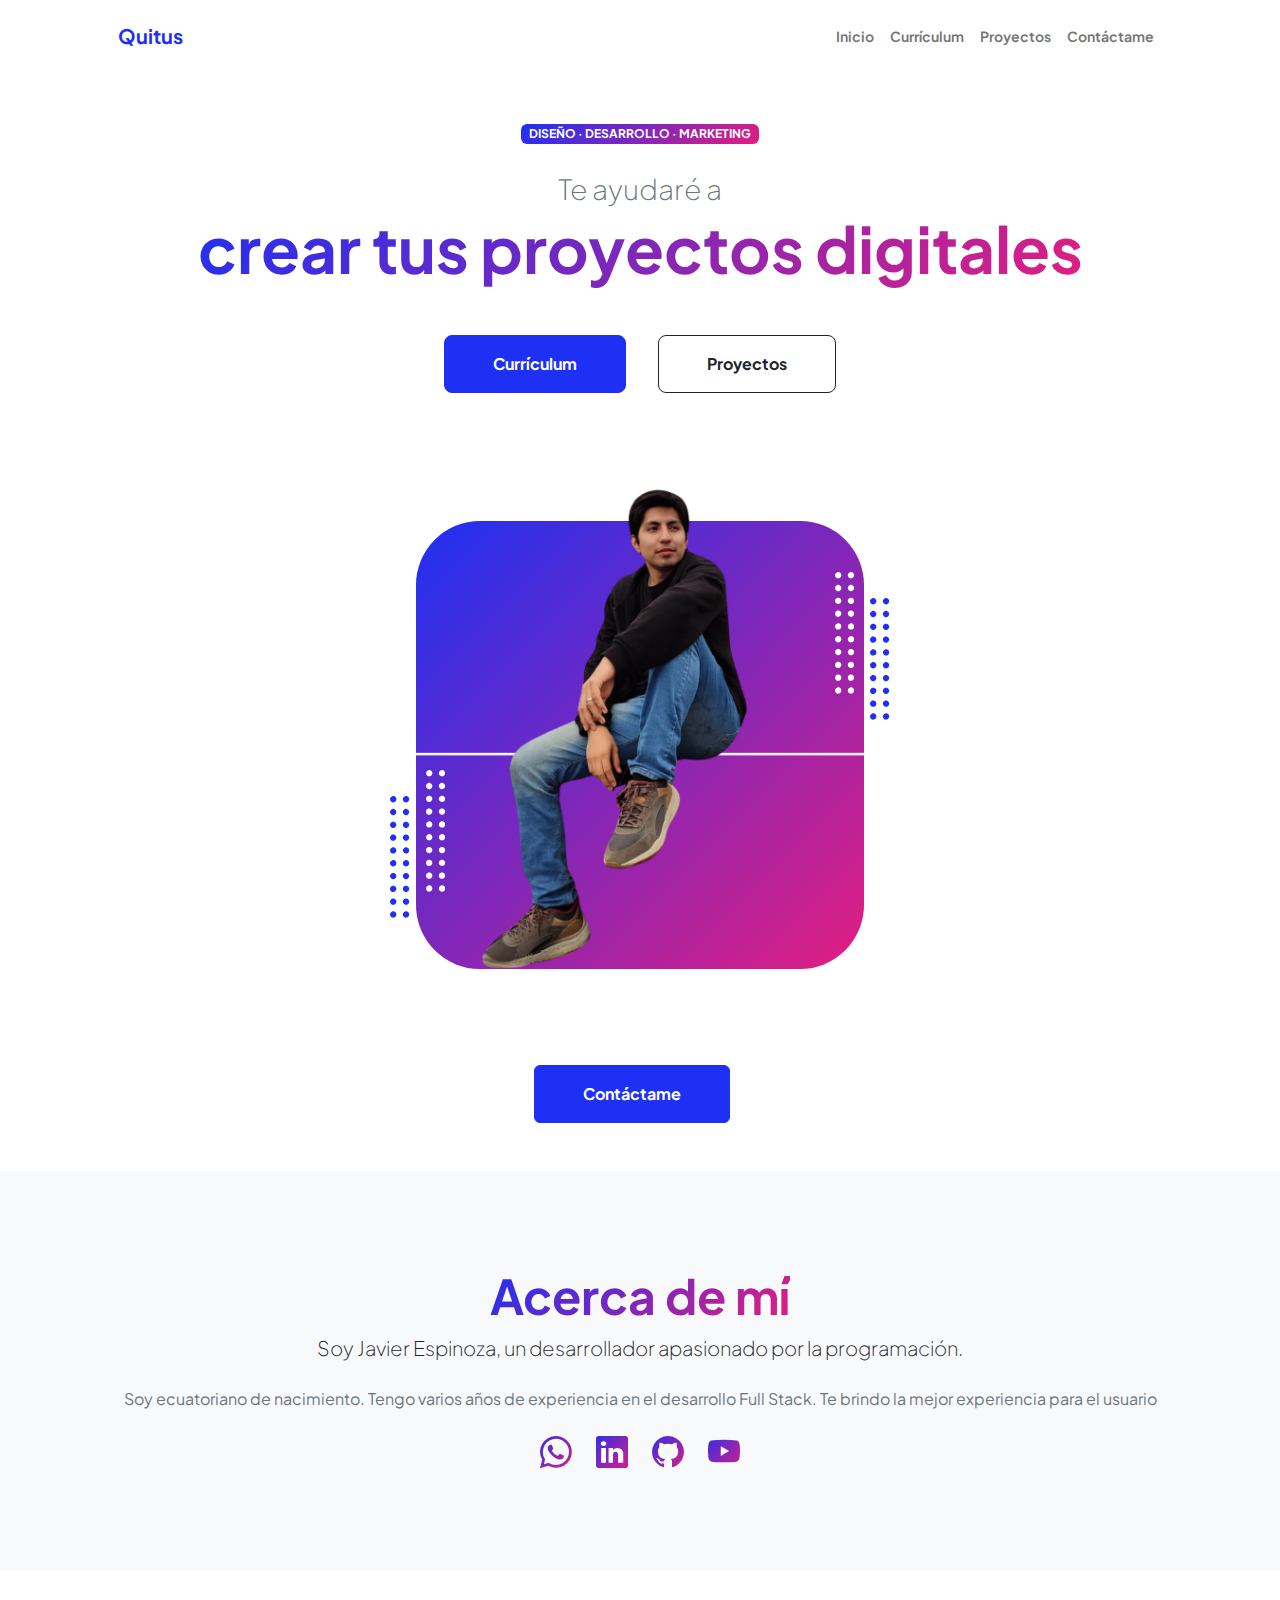
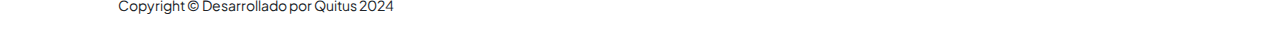
<file: index.html>
<!DOCTYPE html>
<html lang="es">
    <head>
        <meta charset="utf-8" />
        <meta name="viewport" content="width=device-width, initial-scale=1, shrink-to-fit=no" />
        <meta name="description" content="" />
        <meta name="author" content="" />
        <title>Quitus</title>
        <!-- Favicon-->
        <link rel="icon" type="image/x-icon" href="assets/favicon.png" />
        <!-- Custom Google font-->
        <link rel="preconnect" href="https://fonts.googleapis.com" />
        <link rel="preconnect" href="https://fonts.gstatic.com" crossorigin />
        <link href="https://fonts.googleapis.com/css2?family=Plus+Jakarta+Sans:wght@100;200;300;400;500;600;700;800;900&amp;display=swap" rel="stylesheet" />
        <!-- Bootstrap icons-->
        <link href="https://cdn.jsdelivr.net/npm/bootstrap-icons@1.8.1/font/bootstrap-icons.css" rel="stylesheet" />
        <!-- Core theme CSS (includes Bootstrap)-->
        <link href="css/styles.css" rel="stylesheet" />
    </head>
    <body class="d-flex flex-column h-100">
        <main class="flex-shrink-0">
            <!-- Navigation-->
            <nav class="navbar navbar-expand-lg navbar-light bg-white py-3">
                <div class="container px-5">
                    <a class="navbar-brand" href="https://quitus.co"><span class="fw-bolder text-primary">Quitus</span></a>
                    <button class="navbar-toggler" type="button" data-bs-toggle="collapse" data-bs-target="#navbarSupportedContent" aria-controls="navbarSupportedContent" aria-expanded="false" aria-label="Toggle navigation"><span class="navbar-toggler-icon"></span></button>
                    <div class="collapse navbar-collapse" id="navbarSupportedContent">
                        <ul class="navbar-nav ms-auto mb-2 mb-lg-0 small fw-bolder">
                            <li class="nav-item"><a class="nav-link" href="https://quitus.co">Inicio</a></li>
                            <li class="nav-item"><a class="nav-link" href="https://quitus.co/resume">Currículum</a></li>
                            <li class="nav-item"><a class="nav-link" href="https://quitus.co/projects">Proyectos</a></li>
                            <li class="nav-item"><a class="nav-link" href="https://quitus.co/contact">Contáctame</a></li>
                        </ul>
                    </div>
                </div>
            </nav>
            <!-- Header-->
            <header class="py-5">
                <div class="container px-5 pb-5">
                    <div class="row gx-5 align-items-center">
                        <div class="col-xxl-5">
                            <!-- Header text content-->
                            <div class="text-center text-xxl-start">
                                <div class="badge bg-gradient-primary-to-secondary text-white mb-4"><div class="text-uppercase">Diseño &middot; Desarrollo &middot; Marketing</div></div>
                                <div class="fs-3 fw-light text-muted">Te ayudaré a </div>
                                <h1 class="display-3 fw-bolder mb-5"><span class="text-gradient d-inline">crear tus proyectos digitales </span></h1>
                                <div class="d-grid gap-3 d-sm-flex justify-content-sm-center justify-content-xxl-start mb-3">
                                    <a class="btn btn-primary btn-lg px-5 py-3 me-sm-3 fs-6 fw-bolder" href="https://quitus.co/resume">Currículum</a>
                                    <a class="btn btn-outline-dark btn-lg px-5 py-3 fs-6 fw-bolder" href="https://quitus.co/projects">Proyectos</a>
                                </div>
                            </div>
                        </div>
                        <div class="col-xxl-7">
                            <!-- Header profile picture-->
                            <div class="d-flex justify-content-center mt-5 mt-xxl-0">
                                <div class="profile bg-gradient-primary-to-secondary">
                                    <!-- TIP: For best results, use a photo with a transparent background like the demo example below-->
                                    <!-- Watch a tutorial on how to do this on YouTube (link)-->
                                    <img class="profile-img" src="assets/profile.png" alt="Javier Espinoza" />
                                    <div class="dots-1">
                                        <!-- SVG Dots-->
                                        <svg version="1.1" xmlns="http://www.w3.org/2000/svg" xmlns:xlink="http://www.w3.org/1999/xlink" x="0px" y="0px" viewBox="0 0 191.6 1215.4" style="enable-background: new 0 0 191.6 1215.4" xml:space="preserve">
                                            <g transform="translate(0.000000,1280.000000) scale(0.100000,-0.100000)">
                                                <path d="M227.7,12788.6c-105-35-200-141-222-248c-43-206,163-412,369-369c155,32,275,190,260,339c-11,105-90,213-190,262        C383.7,12801.6,289.7,12808.6,227.7,12788.6z"></path>
                                                <path d="M1507.7,12788.6c-151-50-253-216-222-362c25-119,136-230,254-255c194-41,395,142,375,339c-11,105-90,213-190,262        C1663.7,12801.6,1569.7,12808.6,1507.7,12788.6z"></path>
                                                <path d="M227.7,11508.6c-105-35-200-141-222-248c-43-206,163-412,369-369c155,32,275,190,260,339c-11,105-90,213-190,262        C383.7,11521.6,289.7,11528.6,227.7,11508.6z"></path>
                                                <path d="M1507.7,11508.6c-151-50-253-216-222-362c25-119,136-230,254-255c194-41,395,142,375,339c-11,105-90,213-190,262        C1663.7,11521.6,1569.7,11528.6,1507.7,11508.6z"></path>
                                                <path d="M227.7,10228.6c-105-35-200-141-222-248c-43-206,163-412,369-369c155,32,275,190,260,339c-11,105-90,213-190,262        C383.7,10241.6,289.7,10248.6,227.7,10228.6z"></path>
                                                <path d="M1507.7,10228.6c-105-35-200-141-222-248c-43-206,163-412,369-369c155,32,275,190,260,339c-11,105-90,213-190,262        C1663.7,10241.6,1569.7,10248.6,1507.7,10228.6z"></path>
                                                <path d="M227.7,8948.6c-105-35-200-141-222-248c-43-206,163-412,369-369c155,32,275,190,260,339c-11,105-90,213-190,262        C383.7,8961.6,289.7,8968.6,227.7,8948.6z"></path>
                                                <path d="M1507.7,8948.6c-105-35-200-141-222-248c-43-206,163-412,369-369c155,32,275,190,260,339c-11,105-90,213-190,262        C1663.7,8961.6,1569.7,8968.6,1507.7,8948.6z"></path>
                                                <path d="M227.7,7668.6c-105-35-200-141-222-248c-43-206,163-412,369-369c155,32,275,190,260,339c-11,105-90,213-190,262        C383.7,7681.6,289.7,7688.6,227.7,7668.6z"></path>
                                                <path d="M1507.7,7668.6c-105-35-200-141-222-248c-43-206,163-412,369-369c155,32,275,190,260,339c-11,105-90,213-190,262        C1663.7,7681.6,1569.7,7688.6,1507.7,7668.6z"></path>
                                                <path d="M227.7,6388.6c-105-35-200-141-222-248c-43-206,163-412,369-369c155,32,275,190,260,339c-11,105-90,213-190,262        C383.7,6401.6,289.7,6408.6,227.7,6388.6z"></path>
                                                <path d="M1507.7,6388.6c-105-35-200-141-222-248c-43-206,163-412,369-369c155,32,275,190,260,339c-11,105-90,213-190,262        C1663.7,6401.6,1569.7,6408.6,1507.7,6388.6z"></path>
                                                <path d="M227.7,5108.6c-105-35-200-141-222-248c-43-206,163-412,369-369c155,32,275,190,260,339c-11,105-90,213-190,262        C383.7,5121.6,289.7,5128.6,227.7,5108.6z"></path>
                                                <path d="M1507.7,5108.6c-105-35-200-141-222-248c-43-206,163-412,369-369c155,32,275,190,260,339c-11,105-90,213-190,262        C1663.7,5121.6,1569.7,5128.6,1507.7,5108.6z"></path>
                                                <path d="M227.7,3828.6c-105-35-200-141-222-248c-43-206,163-412,369-369c155,32,275,190,260,339c-11,105-90,213-190,262        C383.7,3841.6,289.7,3848.6,227.7,3828.6z"></path>
                                                <path d="M1507.7,3828.6c-105-35-200-141-222-248c-43-206,163-412,369-369c155,32,275,190,260,339c-11,105-90,213-190,262        C1663.7,3841.6,1569.7,3848.6,1507.7,3828.6z"></path>
                                                <path d="M227.7,2548.6c-105-35-200-141-222-248c-43-206,163-412,369-369c155,32,275,190,260,339c-11,105-90,213-190,262        C383.7,2561.6,289.7,2568.6,227.7,2548.6z"></path>
                                                <path d="M1507.7,2548.6c-105-35-200-141-222-248c-43-206,163-412,369-369c155,32,275,190,260,339c-11,105-90,213-190,262        C1663.7,2561.6,1569.7,2568.6,1507.7,2548.6z"></path>
                                                <path d="M227.7,1268.6c-105-35-200-141-222-248c-43-206,163-412,369-369c155,32,275,190,260,339c-11,105-90,213-190,262        C383.7,1281.6,289.7,1288.6,227.7,1268.6z"></path>
                                                <path d="M1507.7,1268.6c-105-35-200-141-222-248c-43-206,163-412,369-369c155,32,275,190,260,339c-11,105-90,213-190,262        C1663.7,1281.6,1569.7,1288.6,1507.7,1268.6z"></path>
                                            </g>
                                        </svg>
                                        <!-- END of SVG dots-->
                                    </div>
                                    <div class="dots-2">
                                        <!-- SVG Dots-->
                                        <svg version="1.1" xmlns="http://www.w3.org/2000/svg" xmlns:xlink="http://www.w3.org/1999/xlink" x="0px" y="0px" viewBox="0 0 191.6 1215.4" style="enable-background: new 0 0 191.6 1215.4" xml:space="preserve">
                                            <g transform="translate(0.000000,1280.000000) scale(0.100000,-0.100000)">
                                                <path d="M227.7,12788.6c-105-35-200-141-222-248c-43-206,163-412,369-369c155,32,275,190,260,339c-11,105-90,213-190,262        C383.7,12801.6,289.7,12808.6,227.7,12788.6z"></path>
                                                <path d="M1507.7,12788.6c-151-50-253-216-222-362c25-119,136-230,254-255c194-41,395,142,375,339c-11,105-90,213-190,262        C1663.7,12801.6,1569.7,12808.6,1507.7,12788.6z"></path>
                                                <path d="M227.7,11508.6c-105-35-200-141-222-248c-43-206,163-412,369-369c155,32,275,190,260,339c-11,105-90,213-190,262        C383.7,11521.6,289.7,11528.6,227.7,11508.6z"></path>
                                                <path d="M1507.7,11508.6c-151-50-253-216-222-362c25-119,136-230,254-255c194-41,395,142,375,339c-11,105-90,213-190,262        C1663.7,11521.6,1569.7,11528.6,1507.7,11508.6z"></path>
                                                <path d="M227.7,10228.6c-105-35-200-141-222-248c-43-206,163-412,369-369c155,32,275,190,260,339c-11,105-90,213-190,262        C383.7,10241.6,289.7,10248.6,227.7,10228.6z"></path>
                                                <path d="M1507.7,10228.6c-105-35-200-141-222-248c-43-206,163-412,369-369c155,32,275,190,260,339c-11,105-90,213-190,262        C1663.7,10241.6,1569.7,10248.6,1507.7,10228.6z"></path>
                                                <path d="M227.7,8948.6c-105-35-200-141-222-248c-43-206,163-412,369-369c155,32,275,190,260,339c-11,105-90,213-190,262        C383.7,8961.6,289.7,8968.6,227.7,8948.6z"></path>
                                                <path d="M1507.7,8948.6c-105-35-200-141-222-248c-43-206,163-412,369-369c155,32,275,190,260,339c-11,105-90,213-190,262        C1663.7,8961.6,1569.7,8968.6,1507.7,8948.6z"></path>
                                                <path d="M227.7,7668.6c-105-35-200-141-222-248c-43-206,163-412,369-369c155,32,275,190,260,339c-11,105-90,213-190,262        C383.7,7681.6,289.7,7688.6,227.7,7668.6z"></path>
                                                <path d="M1507.7,7668.6c-105-35-200-141-222-248c-43-206,163-412,369-369c155,32,275,190,260,339c-11,105-90,213-190,262        C1663.7,7681.6,1569.7,7688.6,1507.7,7668.6z"></path>
                                                <path d="M227.7,6388.6c-105-35-200-141-222-248c-43-206,163-412,369-369c155,32,275,190,260,339c-11,105-90,213-190,262        C383.7,6401.6,289.7,6408.6,227.7,6388.6z"></path>
                                                <path d="M1507.7,6388.6c-105-35-200-141-222-248c-43-206,163-412,369-369c155,32,275,190,260,339c-11,105-90,213-190,262        C1663.7,6401.6,1569.7,6408.6,1507.7,6388.6z"></path>
                                                <path d="M227.7,5108.6c-105-35-200-141-222-248c-43-206,163-412,369-369c155,32,275,190,260,339c-11,105-90,213-190,262        C383.7,5121.6,289.7,5128.6,227.7,5108.6z"></path>
                                                <path d="M1507.7,5108.6c-105-35-200-141-222-248c-43-206,163-412,369-369c155,32,275,190,260,339c-11,105-90,213-190,262        C1663.7,5121.6,1569.7,5128.6,1507.7,5108.6z"></path>
                                                <path d="M227.7,3828.6c-105-35-200-141-222-248c-43-206,163-412,369-369c155,32,275,190,260,339c-11,105-90,213-190,262        C383.7,3841.6,289.7,3848.6,227.7,3828.6z"></path>
                                                <path d="M1507.7,3828.6c-105-35-200-141-222-248c-43-206,163-412,369-369c155,32,275,190,260,339c-11,105-90,213-190,262        C1663.7,3841.6,1569.7,3848.6,1507.7,3828.6z"></path>
                                                <path d="M227.7,2548.6c-105-35-200-141-222-248c-43-206,163-412,369-369c155,32,275,190,260,339c-11,105-90,213-190,262        C383.7,2561.6,289.7,2568.6,227.7,2548.6z"></path>
                                                <path d="M1507.7,2548.6c-105-35-200-141-222-248c-43-206,163-412,369-369c155,32,275,190,260,339c-11,105-90,213-190,262        C1663.7,2561.6,1569.7,2568.6,1507.7,2548.6z"></path>
                                                <path d="M227.7,1268.6c-105-35-200-141-222-248c-43-206,163-412,369-369c155,32,275,190,260,339c-11,105-90,213-190,262        C383.7,1281.6,289.7,1288.6,227.7,1268.6z"></path>
                                                <path d="M1507.7,1268.6c-105-35-200-141-222-248c-43-206,163-412,369-369c155,32,275,190,260,339c-11,105-90,213-190,262        C1663.7,1281.6,1569.7,1288.6,1507.7,1268.6z"></path>
                                            </g>
                                        </svg>
                                        <!-- END of SVG dots-->
                                    </div>
                                    <div class="dots-3">
                                        <!-- SVG Dots-->
                                        <svg version="1.1" xmlns="http://www.w3.org/2000/svg" xmlns:xlink="http://www.w3.org/1999/xlink" x="0px" y="0px" viewBox="0 0 191.6 1215.4" style="enable-background: new 0 0 191.6 1215.4" xml:space="preserve">
                                            <g transform="translate(0.000000,1280.000000) scale(0.100000,-0.100000)">
                                                <path d="M227.7,12788.6c-105-35-200-141-222-248c-43-206,163-412,369-369c155,32,275,190,260,339c-11,105-90,213-190,262        C383.7,12801.6,289.7,12808.6,227.7,12788.6z"></path>
                                                <path d="M1507.7,12788.6c-151-50-253-216-222-362c25-119,136-230,254-255c194-41,395,142,375,339c-11,105-90,213-190,262        C1663.7,12801.6,1569.7,12808.6,1507.7,12788.6z"></path>
                                                <path d="M227.7,11508.6c-105-35-200-141-222-248c-43-206,163-412,369-369c155,32,275,190,260,339c-11,105-90,213-190,262        C383.7,11521.6,289.7,11528.6,227.7,11508.6z"></path>
                                                <path d="M1507.7,11508.6c-151-50-253-216-222-362c25-119,136-230,254-255c194-41,395,142,375,339c-11,105-90,213-190,262        C1663.7,11521.6,1569.7,11528.6,1507.7,11508.6z"></path>
                                                <path d="M227.7,10228.6c-105-35-200-141-222-248c-43-206,163-412,369-369c155,32,275,190,260,339c-11,105-90,213-190,262        C383.7,10241.6,289.7,10248.6,227.7,10228.6z"></path>
                                                <path d="M1507.7,10228.6c-105-35-200-141-222-248c-43-206,163-412,369-369c155,32,275,190,260,339c-11,105-90,213-190,262        C1663.7,10241.6,1569.7,10248.6,1507.7,10228.6z"></path>
                                                <path d="M227.7,8948.6c-105-35-200-141-222-248c-43-206,163-412,369-369c155,32,275,190,260,339c-11,105-90,213-190,262        C383.7,8961.6,289.7,8968.6,227.7,8948.6z"></path>
                                                <path d="M1507.7,8948.6c-105-35-200-141-222-248c-43-206,163-412,369-369c155,32,275,190,260,339c-11,105-90,213-190,262        C1663.7,8961.6,1569.7,8968.6,1507.7,8948.6z"></path>
                                                <path d="M227.7,7668.6c-105-35-200-141-222-248c-43-206,163-412,369-369c155,32,275,190,260,339c-11,105-90,213-190,262        C383.7,7681.6,289.7,7688.6,227.7,7668.6z"></path>
                                                <path d="M1507.7,7668.6c-105-35-200-141-222-248c-43-206,163-412,369-369c155,32,275,190,260,339c-11,105-90,213-190,262        C1663.7,7681.6,1569.7,7688.6,1507.7,7668.6z"></path>
                                                <path d="M227.7,6388.6c-105-35-200-141-222-248c-43-206,163-412,369-369c155,32,275,190,260,339c-11,105-90,213-190,262        C383.7,6401.6,289.7,6408.6,227.7,6388.6z"></path>
                                                <path d="M1507.7,6388.6c-105-35-200-141-222-248c-43-206,163-412,369-369c155,32,275,190,260,339c-11,105-90,213-190,262        C1663.7,6401.6,1569.7,6408.6,1507.7,6388.6z"></path>
                                                <path d="M227.7,5108.6c-105-35-200-141-222-248c-43-206,163-412,369-369c155,32,275,190,260,339c-11,105-90,213-190,262        C383.7,5121.6,289.7,5128.6,227.7,5108.6z"></path>
                                                <path d="M1507.7,5108.6c-105-35-200-141-222-248c-43-206,163-412,369-369c155,32,275,190,260,339c-11,105-90,213-190,262        C1663.7,5121.6,1569.7,5128.6,1507.7,5108.6z"></path>
                                                <path d="M227.7,3828.6c-105-35-200-141-222-248c-43-206,163-412,369-369c155,32,275,190,260,339c-11,105-90,213-190,262        C383.7,3841.6,289.7,3848.6,227.7,3828.6z"></path>
                                                <path d="M1507.7,3828.6c-105-35-200-141-222-248c-43-206,163-412,369-369c155,32,275,190,260,339c-11,105-90,213-190,262        C1663.7,3841.6,1569.7,3848.6,1507.7,3828.6z"></path>
                                                <path d="M227.7,2548.6c-105-35-200-141-222-248c-43-206,163-412,369-369c155,32,275,190,260,339c-11,105-90,213-190,262        C383.7,2561.6,289.7,2568.6,227.7,2548.6z"></path>
                                                <path d="M1507.7,2548.6c-105-35-200-141-222-248c-43-206,163-412,369-369c155,32,275,190,260,339c-11,105-90,213-190,262        C1663.7,2561.6,1569.7,2568.6,1507.7,2548.6z"></path>
                                                <path d="M227.7,1268.6c-105-35-200-141-222-248c-43-206,163-412,369-369c155,32,275,190,260,339c-11,105-90,213-190,262        C383.7,1281.6,289.7,1288.6,227.7,1268.6z"></path>
                                                <path d="M1507.7,1268.6c-105-35-200-141-222-248c-43-206,163-412,369-369c155,32,275,190,260,339c-11,105-90,213-190,262        C1663.7,1281.6,1569.7,1288.6,1507.7,1268.6z"></path>
                                            </g>
                                        </svg>
                                        <!-- END of SVG dots-->
                                    </div>
                                    <div class="dots-4">
                                        <!-- SVG Dots-->
                                        <svg version="1.1" xmlns="http://www.w3.org/2000/svg" xmlns:xlink="http://www.w3.org/1999/xlink" x="0px" y="0px" viewBox="0 0 191.6 1215.4" style="enable-background: new 0 0 191.6 1215.4" xml:space="preserve">
                                            <g transform="translate(0.000000,1280.000000) scale(0.100000,-0.100000)">
                                                <path d="M227.7,12788.6c-105-35-200-141-222-248c-43-206,163-412,369-369c155,32,275,190,260,339c-11,105-90,213-190,262        C383.7,12801.6,289.7,12808.6,227.7,12788.6z"></path>
                                                <path d="M1507.7,12788.6c-151-50-253-216-222-362c25-119,136-230,254-255c194-41,395,142,375,339c-11,105-90,213-190,262        C1663.7,12801.6,1569.7,12808.6,1507.7,12788.6z"></path>
                                                <path d="M227.7,11508.6c-105-35-200-141-222-248c-43-206,163-412,369-369c155,32,275,190,260,339c-11,105-90,213-190,262        C383.7,11521.6,289.7,11528.6,227.7,11508.6z"></path>
                                                <path d="M1507.7,11508.6c-151-50-253-216-222-362c25-119,136-230,254-255c194-41,395,142,375,339c-11,105-90,213-190,262        C1663.7,11521.6,1569.7,11528.6,1507.7,11508.6z"></path>
                                                <path d="M227.7,10228.6c-105-35-200-141-222-248c-43-206,163-412,369-369c155,32,275,190,260,339c-11,105-90,213-190,262        C383.7,10241.6,289.7,10248.6,227.7,10228.6z"></path>
                                                <path d="M1507.7,10228.6c-105-35-200-141-222-248c-43-206,163-412,369-369c155,32,275,190,260,339c-11,105-90,213-190,262        C1663.7,10241.6,1569.7,10248.6,1507.7,10228.6z"></path>
                                                <path d="M227.7,8948.6c-105-35-200-141-222-248c-43-206,163-412,369-369c155,32,275,190,260,339c-11,105-90,213-190,262        C383.7,8961.6,289.7,8968.6,227.7,8948.6z"></path>
                                                <path d="M1507.7,8948.6c-105-35-200-141-222-248c-43-206,163-412,369-369c155,32,275,190,260,339c-11,105-90,213-190,262        C1663.7,8961.6,1569.7,8968.6,1507.7,8948.6z"></path>
                                                <path d="M227.7,7668.6c-105-35-200-141-222-248c-43-206,163-412,369-369c155,32,275,190,260,339c-11,105-90,213-190,262        C383.7,7681.6,289.7,7688.6,227.7,7668.6z"></path>
                                                <path d="M1507.7,7668.6c-105-35-200-141-222-248c-43-206,163-412,369-369c155,32,275,190,260,339c-11,105-90,213-190,262        C1663.7,7681.6,1569.7,7688.6,1507.7,7668.6z"></path>
                                                <path d="M227.7,6388.6c-105-35-200-141-222-248c-43-206,163-412,369-369c155,32,275,190,260,339c-11,105-90,213-190,262        C383.7,6401.6,289.7,6408.6,227.7,6388.6z"></path>
                                                <path d="M1507.7,6388.6c-105-35-200-141-222-248c-43-206,163-412,369-369c155,32,275,190,260,339c-11,105-90,213-190,262        C1663.7,6401.6,1569.7,6408.6,1507.7,6388.6z"></path>
                                                <path d="M227.7,5108.6c-105-35-200-141-222-248c-43-206,163-412,369-369c155,32,275,190,260,339c-11,105-90,213-190,262        C383.7,5121.6,289.7,5128.6,227.7,5108.6z"></path>
                                                <path d="M1507.7,5108.6c-105-35-200-141-222-248c-43-206,163-412,369-369c155,32,275,190,260,339c-11,105-90,213-190,262        C1663.7,5121.6,1569.7,5128.6,1507.7,5108.6z"></path>
                                                <path d="M227.7,3828.6c-105-35-200-141-222-248c-43-206,163-412,369-369c155,32,275,190,260,339c-11,105-90,213-190,262        C383.7,3841.6,289.7,3848.6,227.7,3828.6z"></path>
                                                <path d="M1507.7,3828.6c-105-35-200-141-222-248c-43-206,163-412,369-369c155,32,275,190,260,339c-11,105-90,213-190,262        C1663.7,3841.6,1569.7,3848.6,1507.7,3828.6z"></path>
                                                <path d="M227.7,2548.6c-105-35-200-141-222-248c-43-206,163-412,369-369c155,32,275,190,260,339c-11,105-90,213-190,262        C383.7,2561.6,289.7,2568.6,227.7,2548.6z"></path>
                                                <path d="M1507.7,2548.6c-105-35-200-141-222-248c-43-206,163-412,369-369c155,32,275,190,260,339c-11,105-90,213-190,262        C1663.7,2561.6,1569.7,2568.6,1507.7,2548.6z"></path>
                                                <path d="M227.7,1268.6c-105-35-200-141-222-248c-43-206,163-412,369-369c155,32,275,190,260,339c-11,105-90,213-190,262        C383.7,1281.6,289.7,1288.6,227.7,1268.6z"></path>
                                                <path d="M1507.7,1268.6c-105-35-200-141-222-248c-43-206,163-412,369-369c155,32,275,190,260,339c-11,105-90,213-190,262        C1663.7,1281.6,1569.7,1288.6,1507.7,1268.6z"></path>
                                            </g>
                                        </svg>
                                        <!-- END of SVG dots-->
                                    </div>
                                </div>
                                
                            </div>
                            
                        </div>
                        
                    </div>
                  
                </div>
                
            </header>
            <section>
                <div class="text-center">
                    <a class="btn btn-primary mb-5 px-5 py-3 me-sm-3 fs-6 fw-bolder" href ="https://quitus.co/contact" >Contáctame</a>
                  </div>
           
        </section>
            <!-- About Section-->
            <section class="bg-light py-5">
                <div class="container px-5">
                    <div class="row gx-5 justify-content-center">
                        <div class="col-xxl-8">
                            <div class="text-center my-5">
                                <h2 class="display-5 fw-bolder"><span class="text-gradient d-inline">Acerca de mí</span></h2>
                                <p class="lead fw-light mb-4">Soy Javier Espinoza, un desarrollador apasionado por la programación.</p>
                                <p class="text-muted">Soy ecuatoriano de nacimiento. Tengo varios años de experiencia en el desarrollo Full Stack. Te brindo la mejor experiencia para el usuario </p>
                                <div class="d-flex justify-content-center fs-2 gap-4">
                                    <a class="text-gradient" href="https://api.whatsapp.com/send?phone=593992080658"><i class="bi bi-whatsapp"></i></a>
                                    <a class="text-gradient" href="https://www.linkedin.com/in/javier-espinoza-yung%C3%A1n/"><i class="bi bi-linkedin"></i></a>
                                    <a class="text-gradient" href="https://github.com/jjhosuepinoza"><i class="bi bi-github"></i></a>
                                    <a class="text-gradient" href="https://www.youtube.com/@mayrayjavier2946/videos"><i class="bi bi-youtube"></i></a>
                                </div>
                            </div>
                        </div>
                    </div>
                </div>
            </section>
        </main>
        <!-- Footer-->
        <footer class="bg-white py-4 mt-auto">
            <div class="container px-5">
                <div class="row align-items-center justify-content-between flex-column flex-sm-row">
                    <div class="col-auto"><div class="small m-0">Copyright &copy; Desarrollado por Quitus 2024</div></div>
                    
                </div>
            </div>
        </footer>
        <!-- Bootstrap core JS-->
        <script src="https://cdn.jsdelivr.net/npm/bootstrap@5.2.3/dist/js/bootstrap.bundle.min.js"></script>
        <!-- Core theme JS-->
       
    </body>
</html>
</file>
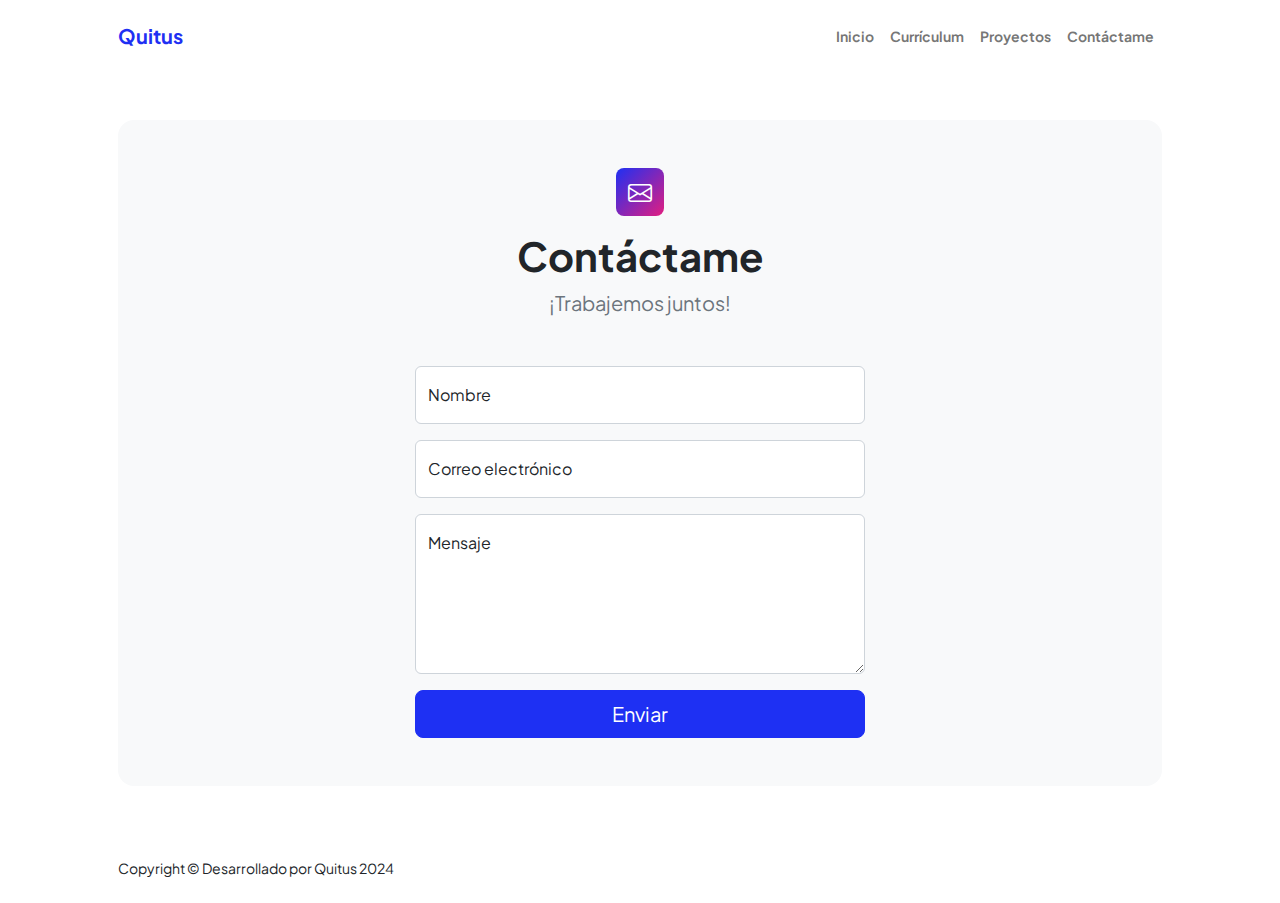
<file: contact.html>
<!DOCTYPE html>
<html lang="es">
    <head>
        <meta charset="utf-8" />
        <meta name="viewport" content="width=device-width, initial-scale=1, shrink-to-fit=no" />
        <meta name="description" content />
        <meta name="author" content />
        <title>Quitus</title>
        <!-- Favicon-->
        <link rel="icon" type="image/x-icon" href="assets/favicon.png" />
        <!-- Custom Google font-->
        <link rel="preconnect" href="https://fonts.googleapis.com" />
        <link rel="preconnect" href="https://fonts.gstatic.com" crossorigin />
        <link href="https://fonts.googleapis.com/css2?family=Plus+Jakarta+Sans:wght@100;200;300;400;500;600;700;800;900&amp;display=swap" rel="stylesheet" />
        <!-- Bootstrap icons-->
        <link href="https://cdn.jsdelivr.net/npm/bootstrap-icons@1.8.1/font/bootstrap-icons.css" rel="stylesheet" />
        <!-- Core theme CSS (includes Bootstrap)-->
        <link href="css/styles.css" rel="stylesheet" />
    </head>
    <body class="d-flex flex-column">
        <main class="flex-shrink-0">
            <!-- Navigation-->
            <nav class="navbar navbar-expand-lg navbar-light bg-white py-3">
                <div class="container px-5">
                    <a class="navbar-brand" href="https://quitus.co"><span class="fw-bolder text-primary">Quitus</span></a>
                    <button class="navbar-toggler" type="button" data-bs-toggle="collapse" data-bs-target="#navbarSupportedContent" aria-controls="navbarSupportedContent" aria-expanded="false" aria-label="Toggle navigation"><span class="navbar-toggler-icon"></span></button>
                    <div class="collapse navbar-collapse" id="navbarSupportedContent">
                        <ul class="navbar-nav ms-auto mb-2 mb-lg-0 small fw-bolder">
                            <li class="nav-item"><a class="nav-link" href="https://quitus.co">Inicio</a></li>
                            <li class="nav-item"><a class="nav-link" href="https://quitus.co/resume">Currículum</a></li>
                            <li class="nav-item"><a class="nav-link" href="https://quitus.co/projects">Proyectos</a></li>
                            <li class="nav-item"><a class="nav-link" href="https://quitus.co/contact">Contáctame</a></li>
                        </ul>
                    </div>
                </div>
            </nav>
            <!-- Page content-->
            <section class="py-5">
                <div class="container px-5">
                    <!-- Contact form-->
                    <div class="bg-light rounded-4 py-5 px-4 px-md-5">
                        <div class="text-center mb-5">
                            <div class="feature bg-primary bg-gradient-primary-to-secondary text-white rounded-3 mb-3"><i class="bi bi-envelope"></i></div>
                            <h1 class="fw-bolder">Contáctame</h1>
                            <p class="lead fw-normal text-muted mb-0">¡Trabajemos juntos!</p>
                        </div>
                        <div class="row gx-5 justify-content-center">
                            <div class="col-lg-8 col-xl-6">
                             
                                <!-- * * Contact Form * *-->
                                
                                <form action="https://api.web3forms.com/submit" method="POST">
                                    <!-- Name input-->
                                    <input type="hidden" name="access_key" value="c72e0e22-8e4f-4e26-a978-6274396f0400">
                                    <div class="form-floating mb-3">
                                        
                                        <input class="form-control" id="name"  name="name" type="text" placeholder="Escribe tu nombre.." required />
                                        <label for="name">Nombre</label>
                                        <div class="invalid-feedback" data-sb-feedback="name:required">Escribe tu nombre por favor.</div>
                                    </div>
                                    
                                    <!-- Email address input-->
                                    <div class="form-floating mb-3">
                                        <input class="form-control" id="email" name="email" type="email" placeholder="name@example.com" required,email />
                                        <label for="email">Correo electrónico</label>
                                        <div class="invalid-feedback" data-sb-feedback="email:required">Escribe tu correo electrónico por favor.</div>
                                        <div class="invalid-feedback" data-sb-feedback="email:email">Escribe un correo electrónico válido por favor.</div>
                                    </div>
                                    
                                    <!-- Message input-->
                                    <div class="form-floating mb-3">
                                        <textarea class="form-control" id="message" type="text" placeholder="Escriba su mensaje aquí..." style="height: 10rem" required></textarea>
                                        <label for="message">Mensaje</label>
                                        <div class="invalid-feedback" data-sb-feedback="message:required">El mensaje es requerido.</div>
                                    </div>
                                    <!-- Submit success message-->
                                    <!---->
                                    <!-- This is what your users will see when the form-->
                                    <!-- has successfully submitted-->
                                    <div class="d-none" id="submitSuccessMessage">
                                        <div class="text-center mb-3">
                                            <div class="fw-bolder">Me pondré en contacto contigo muy pronto!</div>
                                            
                                        </div>
                                    </div>
                                    <!-- Submit error message-->
                                    <!---->
                                    <!-- This is what your users will see when there is-->
                                    <!-- an error submitting the form-->
                                    <div class="d-none" id="submitErrorMessage"><div class="text-center text-danger mb-3">Parece que hay un error para enviar el mensaje!</div></div>
                                    <!-- Submit Button-->
                                    <div class="d-grid"><button class="hidden btn btn-primary btn-lg" id="submitButton" type="submit">Enviar</button></div>
                                </form>
                            </div>
                        </div>
                    </div>
                </div>
            </section>
        </main>
        <!-- Footer-->
        <footer class="bg-white py-4 mt-auto">
            <div class="container px-5">
                <div class="row align-items-center justify-content-between flex-column flex-sm-row">
                    <div class="col-auto"><div class="small m-0">Copyright &copy; Desarrollado por Quitus 2024</div></div>
                    
                </div>
            </div>
        </footer>
        <!-- Bootstrap core JS-->
        <script src="https://cdn.jsdelivr.net/npm/bootstrap@5.2.3/dist/js/bootstrap.bundle.min.js"></script>
        <!-- Core theme JS-->
  
    </body>
</html>
</file>
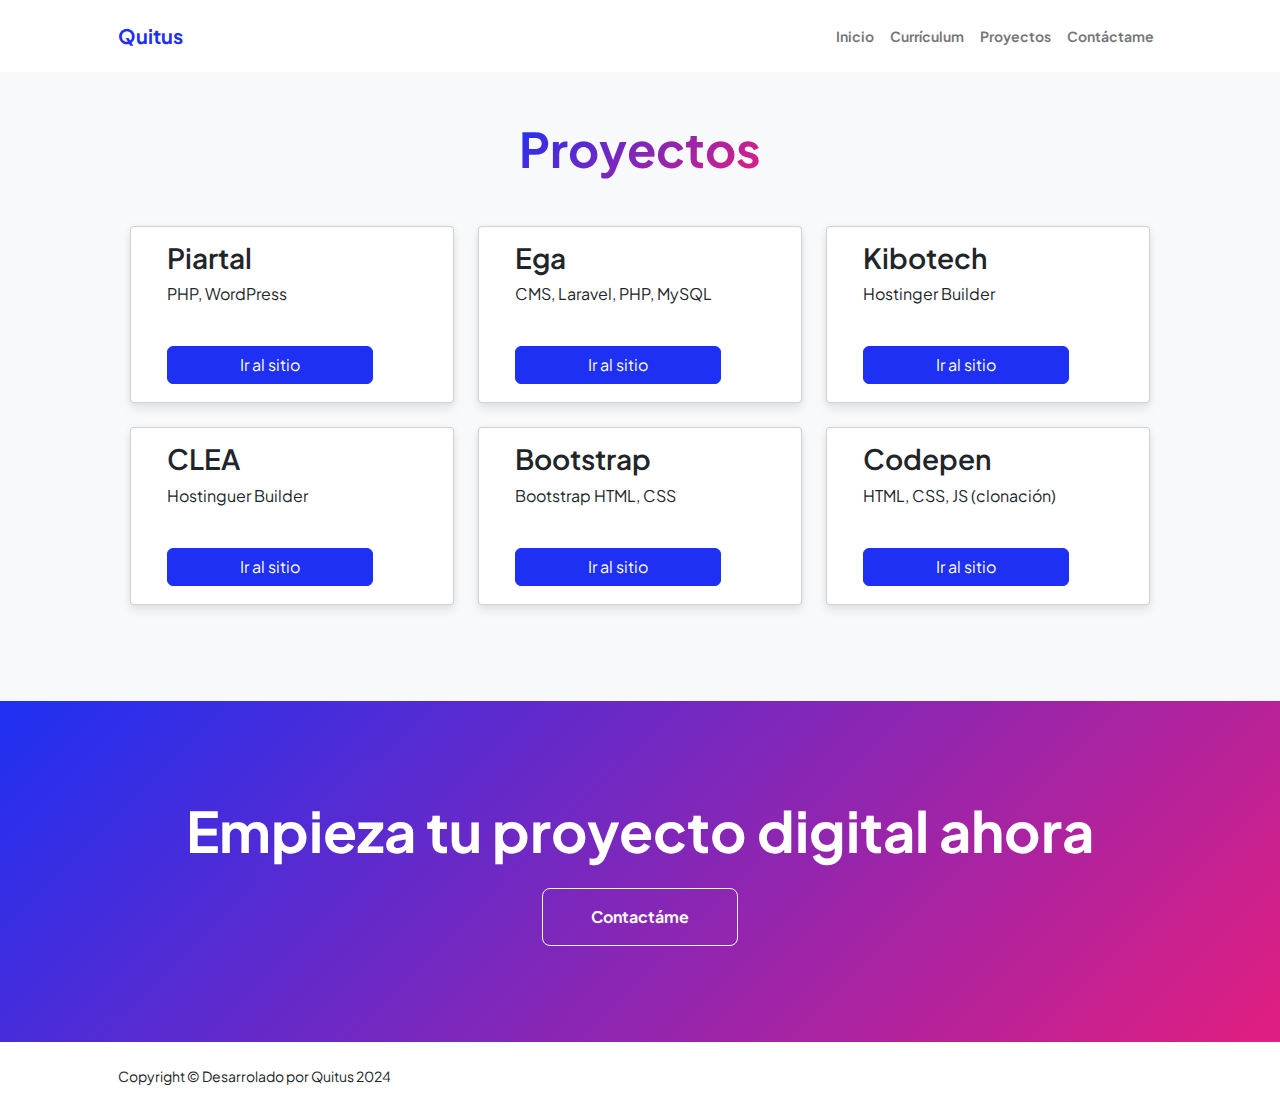
<file: projects.html>
<!DOCTYPE html>
<html lang="es">
    <head>
        <meta charset="utf-8" />
        <meta name="viewport" content="width=device-width, initial-scale=1, shrink-to-fit=no" />
        <meta name="description" content="" />
        <meta name="author" content="" />
        <title>Quitus</title>
        <!-- Favicon-->
        <link rel="icon" type="image/x-icon" href="assets/favicon.png" />
        <!-- Custom Google font-->
        <link rel="preconnect" href="https://fonts.googleapis.com" />
        <link rel="preconnect" href="https://fonts.gstatic.com" crossorigin />
        <link href="https://fonts.googleapis.com/css2?family=Plus+Jakarta+Sans:wght@100;200;300;400;500;600;700;800;900&amp;display=swap" rel="stylesheet" />
        <!-- Bootstrap icons-->
        <link href="https://cdn.jsdelivr.net/npm/bootstrap-icons@1.8.1/font/bootstrap-icons.css" rel="stylesheet" />
        <!-- Core theme CSS (includes Bootstrap)-->
        <link href="css/styles.css" rel="stylesheet" />
    </head>
    <body class="d-flex flex-column h-100 bg-light">
        <main class="flex-shrink-0">
            <!-- Navigation-->
            <nav class="navbar navbar-expand-lg navbar-light bg-white py-3">
                <div class="container px-5">
                    <a class="navbar-brand" href="https://quitus.co"><span class="fw-bolder text-primary">Quitus</span></a>
                    <button class="navbar-toggler" type="button" data-bs-toggle="collapse" data-bs-target="#navbarSupportedContent" aria-controls="navbarSupportedContent" aria-expanded="false" aria-label="Toggle navigation"><span class="navbar-toggler-icon"></span></button>
                    <div class="collapse navbar-collapse" id="navbarSupportedContent">
                        <ul class="navbar-nav ms-auto mb-2 mb-lg-0 small fw-bolder">
                          <li class="nav-item"><a class="nav-link" href="https://quitus.co">Inicio</a></li>
                          <li class="nav-item"><a class="nav-link" href="https://quitus.co/resume">Currículum</a></li>
                          <li class="nav-item"><a class="nav-link" href="https://quitus.co/projects.html">Proyectos</a></li>
                          <li class="nav-item"><a class="nav-link" href="https://quitus.co/contact">Contáctame</a></li>
                        </ul>
                    </div>
                </div>
            </nav>
         <!-- Projects Section-->
            <section class="py-5">
                <div id="container_projects"class="container px-5 mb-5">
                    <div class="text-center mb-5">
                        <h1 class="display-5 fw-bolder mb-0"><span class="text-gradient d-inline">Proyectos</span></h1>
                    </div>
                  
                    <div class="container-fluid">
                        <div class="row">
                          <div class="col-lg-4 col-md-6">
                            <div class="card card-1">
                              <h3>Piartal</h3>
                              <p> PHP, WordPress</p>
                                  <br>
                              <a href="https://piartal.gob.ec/" class=" btn btn-primary focus-ring stretched-link">Ir al sitio</a>
                            </div>
                          </div>
                          <div class="col-lg-4 col-md-6">
                            <div class="card card-2">
                              <h3>Ega</h3>
                              <p>CMS, Laravel, PHP, MySQL</p>
                                  <br>
                              <a href="https://www.ega.com.pe/" class=" btn btn-primary focus-ring stretched-link">Ir al sitio</a>
                            </div>
                          </div>
                       
                          
        

                          <div class="col-lg-4 col-md-6">
                            <div class="card card-3">
                              <h3>Kibotech</h3>
                              <p>Hostinger Builder</p>
                              <br>
                              <a href="https://kibotech.org/" class=" btn btn-primary focus-ring stretched-link">Ir al sitio</a>
                            </div>
                          </div>


                          <div class="col-lg-4 col-md-6 mt-4">
                            <div class="card card-2">
                              <h3>CLEA</h3>
                              <p> Hostinguer Builder</p>
                              <br>
                              <a href="https://cleaenglish.com/" class=" btn btn-primary focus-ring stretched-link">Ir al sitio</a>
                            </div>
                            
                          </div>
                          
                          <div class="col-lg-4 col-md-6 mt-4">
                            <div class="card card-3">
                              <h3>Bootstrap</h3>
                              <p>Bootstrap HTML, CSS</p>
                              <br>
                              <a href="https://jjhosuepinoza.github.io/WDD-331R/assignments/index.html" class=" btn btn-primary focus-ring stretched-link">Ir al sitio</a>
                            </div>
                          </div>
                          
                          <div class="col-lg-4 col-md-6 mt-4">
                          <div class="card card-1">
                            <h3>Codepen </h3>
                            <p> HTML, CSS, JS (clonación) </p>
                            <br>
                            <a href="https://jjhosuepinoza.github.io/WDD-331R/assignments/codepen.html" class=" btn btn-primary focus-ring stretched-link">Ir al sitio</a>
                          </div>
                        </div>
                        </div>
                      </div>



                </div>
            </section>
            <!-- Call to action section-->
            <section class="py-5 bg-gradient-primary-to-secondary text-white">
                <div class="container px-5 my-5">
                    <div class="text-center">
                        <h2 class="display-4 fw-bolder mb-4">Empieza tu proyecto digital ahora</h2>
                        <a class="btn btn-outline-light btn-lg px-5 py-3 fs-6 fw-bolder" href="https://quitus.co/contact">Contactáme</a>
                    </div>
                </div>
            </section>
        </main>
        <!-- Footer-->
        <footer class="bg-white py-4 mt-auto">
            <div class="container px-5">
                <div class="align-items-center">
                    <div><div class="small m-0">Copyright &copy; Desarrolado por Quitus 2024</div></div>
                    
                </div>
            </div>
        </footer>
        <!-- Bootstrap core JS-->
        <script src="https://cdn.jsdelivr.net/npm/bootstrap@5.2.3/dist/js/bootstrap.bundle.min.js"></script>
        <!-- Core theme JS-->

    </body>
</html>
</file>
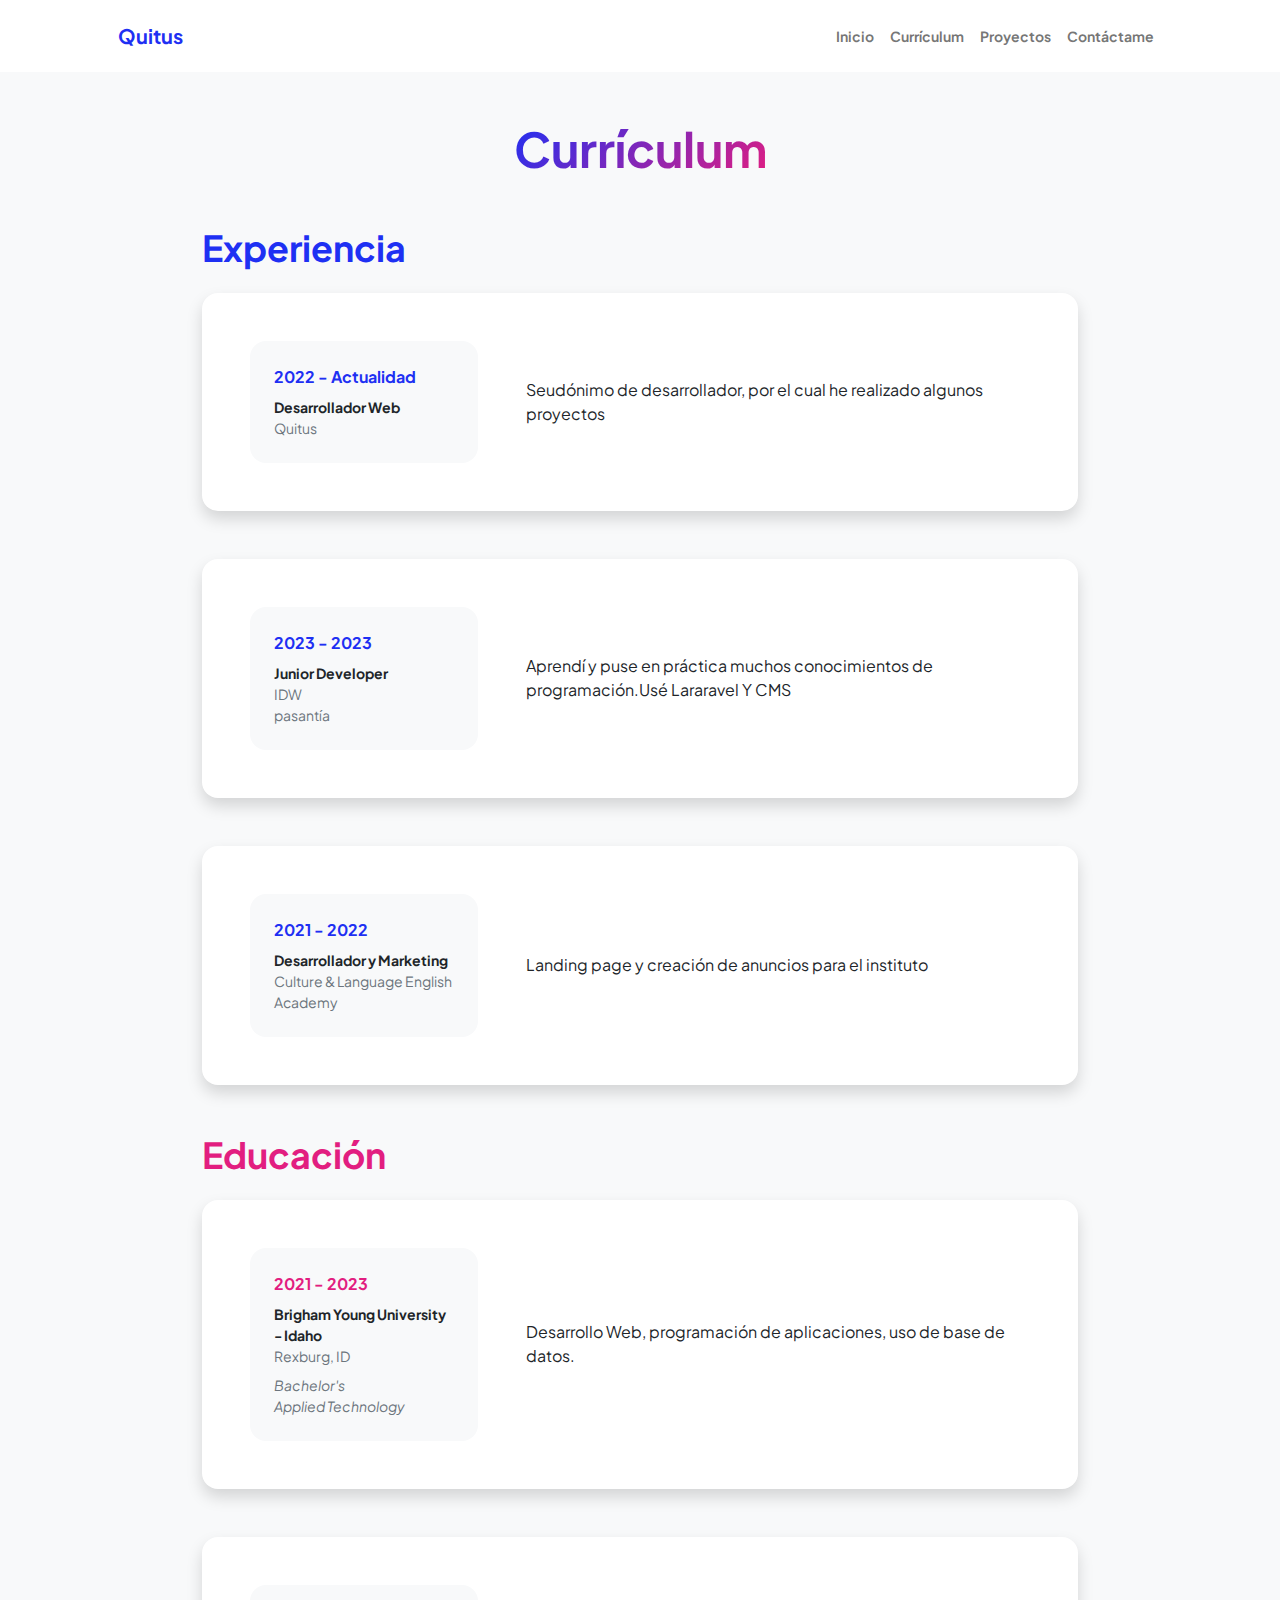
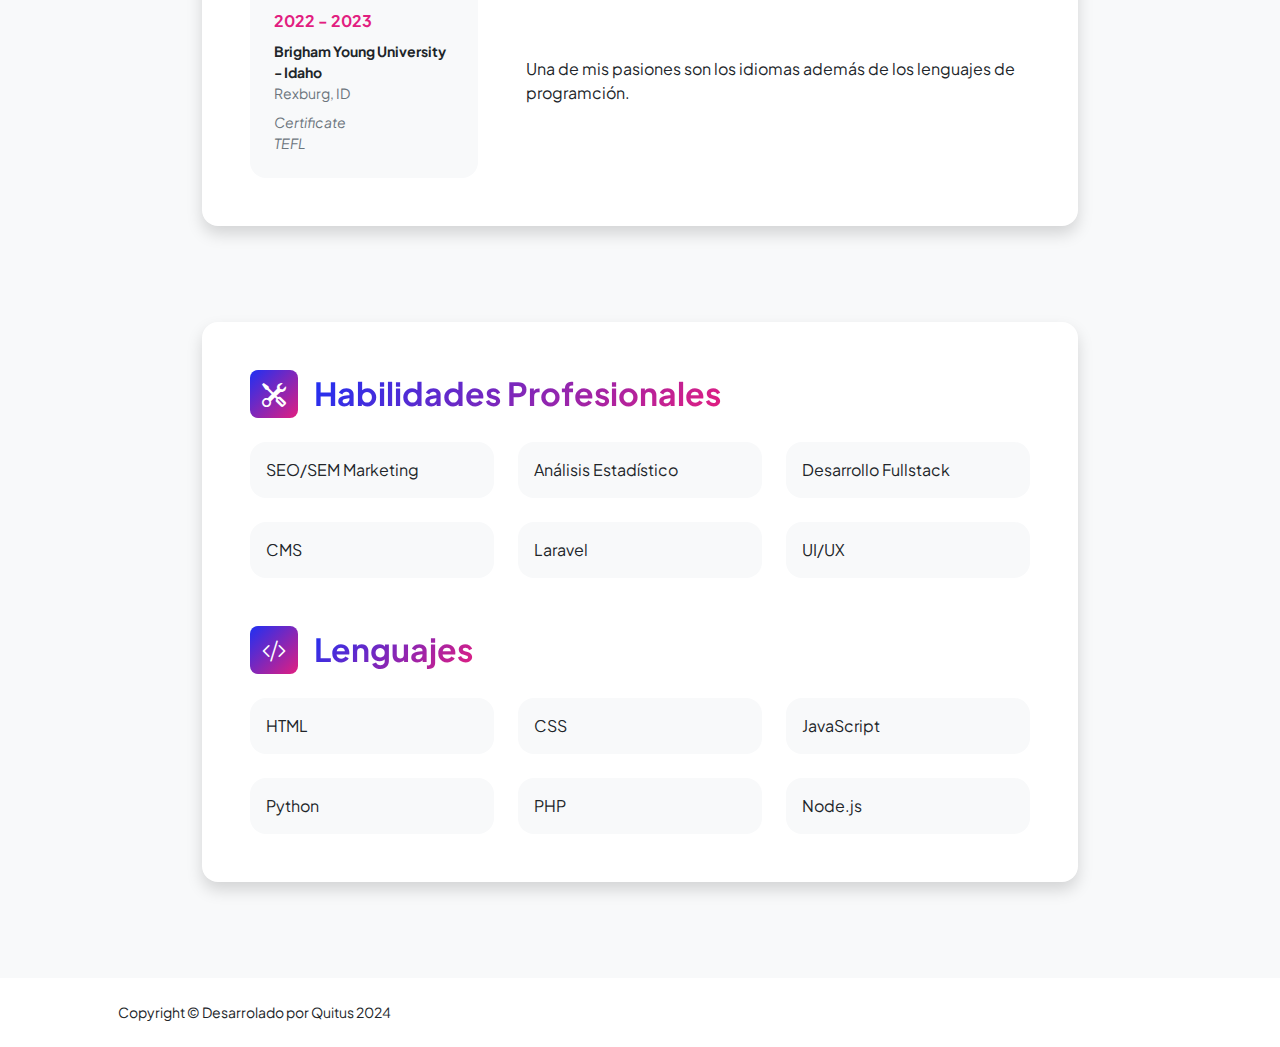
<file: resume.html>
<!DOCTYPE html>
<html lang="es">
    <head>
        <meta charset="utf-8" />
        <meta name="viewport" content="width=device-width, initial-scale=1, shrink-to-fit=no" />
        <meta name="description" content="" />
        <meta name="author" content="" />
        <title>Quitus</title>
        <!-- Favicon-->
        <link rel="icon" type="image/x-icon" href="assets/favicon.png" />
        <!-- Custom Google font-->
        <link rel="preconnect" href="https://fonts.googleapis.com" />
        <link rel="preconnect" href="https://fonts.gstatic.com" crossorigin />
        <link href="https://fonts.googleapis.com/css2?family=Plus+Jakarta+Sans:wght@100;200;300;400;500;600;700;800;900&amp;display=swap" rel="stylesheet" />
        <!-- Bootstrap icons-->
        <link href="https://cdn.jsdelivr.net/npm/bootstrap-icons@1.8.1/font/bootstrap-icons.css" rel="stylesheet" />
        <!-- Core theme CSS (includes Bootstrap)-->
        <link href="css/styles.css" rel="stylesheet" />
    </head>
    <body class="d-flex flex-column h-100 bg-light">
        <main class="flex-shrink-0">
            <!-- Navigation-->
            <nav class="navbar navbar-expand-lg navbar-light bg-white py-3">
                <div class="container px-5">
                    <a class="navbar-brand" href="https://quitus.co"><span class="fw-bolder text-primary">Quitus</span></a>
                    <button class="navbar-toggler" type="button" data-bs-toggle="collapse" data-bs-target="#navbarSupportedContent" aria-controls="navbarSupportedContent" aria-expanded="false" aria-label="Toggle navigation"><span class="navbar-toggler-icon"></span></button>
                    <div class="collapse navbar-collapse" id="navbarSupportedContent">
                        <ul class="navbar-nav ms-auto mb-2 mb-lg-0 small fw-bolder">
                            <li class="nav-item"><a class="nav-link" href="https://quitus.co">Inicio</a></li>
                            <li class="nav-item"><a class="nav-link" href="https://quitus.co/resume">Currículum</a></li>
                            <li class="nav-item"><a class="nav-link" href="https://quitus.co/projects">Proyectos</a></li>
                            <li class="nav-item"><a class="nav-link" href="https://quitus.co/contact">Contáctame</a></li>
                        </ul>
                    </div>
                </div>
            </nav>
            <!-- Page Content-->
            <div class="container-fluid px-5 my-5">
                <div class="text-center mb-5">
                    <h1 class="display-5 fw-bolder mb-0"><span class="text-gradient d-inline">Currículum</span></h1>
                </div>
                <div class="row gx-5 justify-content-center">
                    <div class="col-lg-11 col-xl-9 col-xxl-8">
                        <!-- Experience Section-->
                        <section>
                            <div class="d-flex align-items-center justify-content-between mb-4">
                                <h2  style="font-size: 2.8vw" class=" text-primary fw-bolder mb-0">Experiencia</h2>
                                <!-- Download resume button-->
                                <!-- Note: Set the link href target to a PDF file within your project-->
                                <div>
                                <!-- <a class="btn btn-primary px-3 py-3" href="currículum_español.pdf" download>
                                    <div class="d-inline-block bi bi-download me-2"></div>
                                    Descargar Currículum
                                </a> -->
                            </div>
                            </div>
                            
                            <!-- Experience Card 1-->
                            <div class="card shadow border-0 rounded-4 mb-5">
                                <div class="card-body p-5">
                                    <div class="row align-items-center gx-5">
                                        <div class="col text-center text-lg-start mb-4 mb-lg-0">
                                            <div class="bg-light p-4 rounded-4">
                                                <div class="text-primary fw-bolder mb-2">2022 - Actualidad</div>
                                                <div class="small fw-bolder">Desarrollador Web</div>
                                                <div class="small text-muted">Quitus</div>
                                                <div class="small text-muted"></div>
                                            </div>
                                        </div>
                                        <div class="col-lg-8"><div>Seudónimo de desarrollador, por el cual he realizado algunos proyectos</div></div>
                                    </div>
                                </div>
                            </div>
                            <!-- Experience Card 2-->
                            <div class="card shadow border-0 rounded-4 mb-5">
                                <div class="card-body p-5">
                                    <div class="row align-items-center gx-5">
                                        <div class="col text-center text-lg-start mb-4 mb-lg-0">
                                            <div class="bg-light p-4 rounded-4">
                                                <div class="text-primary fw-bolder mb-2">2023 - 2023</div>
                                                <div class="small fw-bolder">Junior Developer</div>
                                                <div class="small text-muted">IDW</div>
                                                <div class="small text-muted">pasantía</div>
                                            </div>
                                        </div>
                                        <div class="col-lg-8"><div>Aprendí y puse en práctica muchos conocimientos de programación.Usé Lararavel Y CMS</div></div>
                                    </div>
                                </div>
                            </div>


                            <!-- Experience Card 2-->
                            <div class="card shadow border-0 rounded-4 mb-5">
                                <div class="card-body p-5">
                                    <div class="row align-items-center gx-5">
                                        <div class="col text-center text-lg-start mb-4 mb-lg-0">
                                            <div class="bg-light p-4 rounded-4">
                                                <div class="text-primary fw-bolder mb-2">2021 - 2022</div>
                                                <div class="small fw-bolder">Desarrollador y Marketing</div>
                                                <div class="small text-muted">Culture & Language English Academy</div>
    
                                            </div>
                                        </div>
                                        <div class="col-lg-8"><div>Landing page y creación de anuncios para el instituto</div></div>
                                    </div>
                                </div>
                            </div>
                        </section>
                        <!-- Education Section-->
                        <section>
                            <h2 style="font-size: 2.8vw" class="text-secondary fw-bolder mb-4">Educación</h2>
                            <!-- Education Card 1-->
                            <div class="card shadow border-0 rounded-4 mb-5">
                                <div class="card-body p-5">
                                    <div class="row align-items-center gx-5">
                                        <div class="col text-center text-lg-start mb-4 mb-lg-0">
                                            <div class="bg-light p-4 rounded-4">
                                                <div class="text-secondary fw-bolder mb-2">2021 - 2023</div>
                                                <div class="mb-2">
                                                    <div class="small fw-bolder">Brigham Young University - Idaho</div>
                                                    <div class="small text-muted">Rexburg, ID</div>
                                                </div>
                                                <div class="fst-italic">
                                                    <div class="small text-muted">Bachelor's</div>
                                                    <div class="small text-muted">Applied Technology</div>
                                                </div>
                                            </div>
                                        </div>
                                        <div class="col-lg-8"><div>Desarrollo Web, programación de aplicaciones, uso de base de datos.</div></div>
                                    </div>
                                </div>
                            </div>
                            <!-- Education Card 2-->
                            <div class="card shadow border-0 rounded-4 mb-5">
                                <div class="card-body p-5">
                                    <div class="row align-items-center gx-5">
                                        <div class="col text-center text-lg-start mb-4 mb-lg-0">
                                            <div class="bg-light p-4 rounded-4">
                                                <div class="text-secondary fw-bolder mb-2">2022 - 2023</div>
                                                <div class="mb-2">
                                                    <div class="small fw-bolder">Brigham Young University - Idaho</div>
                                                    <div class="small text-muted">Rexburg, ID</div>
                                                </div>
                                                <div class="fst-italic">
                                                    <div class="small text-muted">Certificate</div>
                                                    <div class="small text-muted">TEFL</div>
                                                </div>
                                            </div>
                                        </div>
                                        <div class="col-lg-8"><div>Una de mis pasiones son los idiomas además de los lenguajes de programción.</div></div>
                                    </div>
                                </div>
                            </div>
                        </section>
                        <!-- Divider-->
                        <div class="pb-5"></div>
                        <!-- Skills Section-->
                        <section>
                            <!-- Skillset Card-->
                            <div class="card shadow border-0 rounded-4 mb-5">
                                <div class="card-body p-5">
                                    <!-- Professional skills list-->
                                    <div class="mb-5">
                                        <div class="d-flex align-items-center mb-4">
                                            <div class="feature bg-primary bg-gradient-primary-to-secondary text-white rounded-3 me-3"><i class="bi bi-tools"></i></div>
                                            <h3 style="font-size: 2.5vw" class="fw-bolder mb-0"><span class="text-gradient d-inline">Habilidades Profesionales</span></h3>
                                        </div>
                                        <div class="row row-cols-1 row-cols-md-3 mb-4">
                                            <div class="col mb-4 mb-md-0"><div class="d-flex align-items-center bg-light rounded-4 p-3 h-100">SEO/SEM Marketing</div></div>
                                            <div class="col mb-4 mb-md-0"><div class="d-flex align-items-center bg-light rounded-4 p-3 h-100">Análisis Estadístico</div></div>
                                            <div class="col"><div class="d-flex align-items-center bg-light rounded-4 p-3 h-100">Desarrollo Fullstack</div></div>
                                        </div>
                                        <div class="row row-cols-1 row-cols-md-3">
                                            <div class="col mb-4 mb-md-0"><div class="d-flex align-items-center bg-light rounded-4 p-3 h-100">CMS</div></div>
                                            <div class="col mb-4 mb-md-0"><div class="d-flex align-items-center bg-light rounded-4 p-3 h-100">Laravel</div></div>
                                            <div class="col"><div class="d-flex align-items-center bg-light rounded-4 p-3 h-100">UI/UX</div></div>
                                        </div>
                                    </div>
                                    <!-- Languages list-->
                                    <div class="mb-0">
                                        <div class="d-flex align-items-center mb-4">
                                            <div class="feature bg-primary bg-gradient-primary-to-secondary text-white rounded-3 me-3"><i class="bi bi-code-slash"></i></div>
                                            <h3 style="font-size: 2.5vw" class="fw-bolder mb-0"><span class="text-gradient d-inline">Lenguajes</span></h3>
                                        </div>
                                        <div class="row row-cols-1 row-cols-md-3 mb-4">
                                            <div class="col mb-4 mb-md-0"><div class="d-flex align-items-center bg-light rounded-4 p-3 h-100">HTML</div></div>
                                            <div class="col mb-4 mb-md-0"><div class="d-flex align-items-center bg-light rounded-4 p-3 h-100">CSS</div></div>
                                            <div class="col"><div class="d-flex align-items-center bg-light rounded-4 p-3 h-100">JavaScript</div></div>
                                        </div>
                                        <div class="row row-cols-1 row-cols-md-3">
                                            <div class="col mb-4 mb-md-0"><div class="d-flex align-items-center bg-light rounded-4 p-3 h-100">Python</div></div>
                                            <div class="col mb-4 mb-md-0"><div class="d-flex align-items-center bg-light rounded-4 p-3 h-100">PHP</div></div>
                                            <div class="col"><div class="d-flex align-items-center bg-light rounded-4 p-3 h-100">Node.js</div></div>
                                        </div>
                                    </div>
                                </div>
                            </div>
                        </section>
                    </div>
                </div>
            </div>
        </main>
        <!-- Footer-->
        <footer class="bg-white py-4 mt-auto">
            <div class="container px-5">
                <div class="row align-items-center justify-content-between flex-column flex-sm-row">
                    <div class="col-auto"><div class="small m-0">Copyright &copy; Desarrolado por Quitus 2024</div></div>
                    
                </div>
            </div>
        </footer>
        <!-- Bootstrap core JS-->
        <script src="https://cdn.jsdelivr.net/npm/bootstrap@5.2.3/dist/js/bootstrap.bundle.min.js"></script>
        <!-- Core theme JS-->
       
    </body>
</html>
</file>
